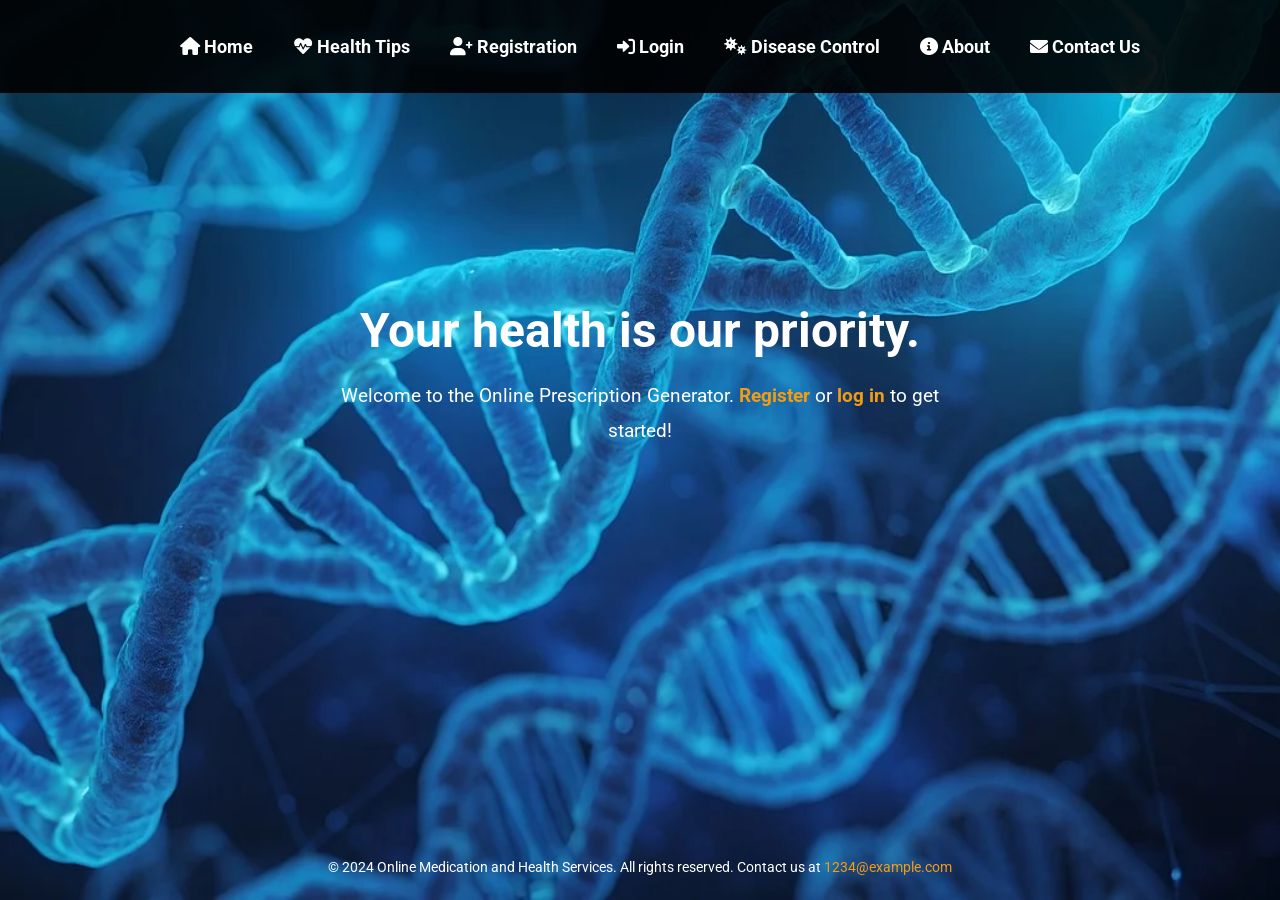
<file: index.html>
<html >
<head>
    
    <title>Online Prescription Generator</title>
  
    <link href="https://fonts.googleapis.com/css2?family=Roboto:wght@400;700&display=swap" rel="stylesheet">
    <!-- Font Awesome CDN for icons -->
    <link rel="stylesheet" href="https://cdnjs.cloudflare.com/ajax/libs/font-awesome/6.0.0-beta3/css/all.min.css">
  
    <style>
        /* Global Styles */
        body, html {
            margin: 0;
            padding: 0;
            font-family: 'Roboto', sans-serif;
            height: 100%;
            overflow: hidden;
        }

        /* Background Image Animation */
        body {
            background-image: url('dna.webp');
            background-size: cover;
            background-position: center;
            animation: moveBackground 5s linear infinite;
            color: white;
            text-align: center;
        }

        @keyframes moveBackground {
            0% {
                background-position: 0 0;
            }
            100% {
                background-position: 100% 100%;
            }
        }

        /* Navigation Bar Styling */
        nav {
            position: absolute;
            top: 0;
            left: 0;
            width: 100%;
            background: rgba(0, 0, 0.6, 0.9);
            padding: 20px 0;
            z-index: 10;
            animation: slideInNav 1s ease-out;
        }

        @keyframes slideInNav {
            0% { transform: translateY(-100%); }
            100% { transform: translateY(0); }
        }

        nav ul {
            list-style: none;
            display: flex;
            justify-content: center;
        }

        nav ul li {
            margin: 0 20px;
            font-size: 18px;
        }

        nav ul li a {
            text-decoration: none;
            color: white;
            font-weight: bold;
            transition: all 0.3s ease;
        }

        nav ul li a:hover {
            color: #f39c12;
            transform: scale(1.1);
        }

        /* Welcome Section */
        .welcome {
            position: absolute;
            top: 30%;
            left: 50%;
            transform: translateX(-50%);
            
        }

        .welcome h1 {
            font-size: 3rem;
            margin-bottom: 20px;
            animation: slideUp 2s ease-out;
        }

        .welcome p {
            font-size: 1.2rem;
            line-height: 1.8;
            animation: fadeIn 2s ease-out;
        }

        .welcome a {
            color: #f39c12;
            font-weight: bold;
            text-decoration: none;
        }

        .welcome a:hover {
            text-decoration: underline;
        }

        /* Footer */
        footer {
            position: absolute;
            bottom: 10px;
            width: 100%;
            text-align: center;
            font-size: 0.9rem;
            color: white;
            opacity: 0;
            animation: fadeInFooter 2s ease-out 1s forwards;
        }

        footer a {
            color: #f39c12;
            text-decoration: none;
        }

        footer a:hover {
            text-decoration: underline;
        }

        /* Animation Effects */
        @keyframes fadeIn {
            0% { opacity: 0; }
            100% { opacity: 1; }
        }

        @keyframes slideUp {
            0% { transform: translateY(30px); opacity: 0; }
            100% { transform: translateY(0); opacity: 1; }
        }

        @keyframes fadeInUp {
            0% { opacity: 0; transform: translateY(50px); }
            100% { opacity: 1; transform: translateY(0); }
        }

        @keyframes fadeInFooter {
            0% { opacity: 0; }
            100% { opacity: 1; }
        }
    </style>
</head>
<body>
    <!-- Navigation Bar with Icons -->
    <nav>
        <ul>
            <li><a href="index.html"><i class="fas fa-home"></i> Home</a></li>
            <li><a href="health_tips.html"><i class="fas fa-heartbeat"></i> Health Tips</a></li>
            <li><a href="registration.html"><i class="fas fa-user-plus"></i> Registration</a></li>
            <li><a href="login.html"><i class="fas fa-sign-in-alt"></i> Login</a></li>
            <li><a href="disease_control.html"><i class="fas fa-viruses"></i> Disease Control</a></li>
            <li><a href="about.html"><i class="fas fa-info-circle"></i> About</a></li>
            <li><a href="contact.html"><i class="fas fa-envelope"></i> Contact Us</a></li>
        </ul>
    </nav>

    <!-- Main Content -->
    <div class="welcome">
        <h1>Your health is our priority.</h1>
        <p>Welcome to the Online Prescription Generator. <a href="registration.html">Register</a> or <a href="login.html">log in</a> to get started!</p>
    </div>

    <!-- Footer -->
    <footer>
        <p>&copy; 2024 Online Medication and Health Services. All rights reserved. Contact us at <a href="mailto:1234@example.com">1234@example.com</a></p>
    </footer>
</body>
</html>
</file>
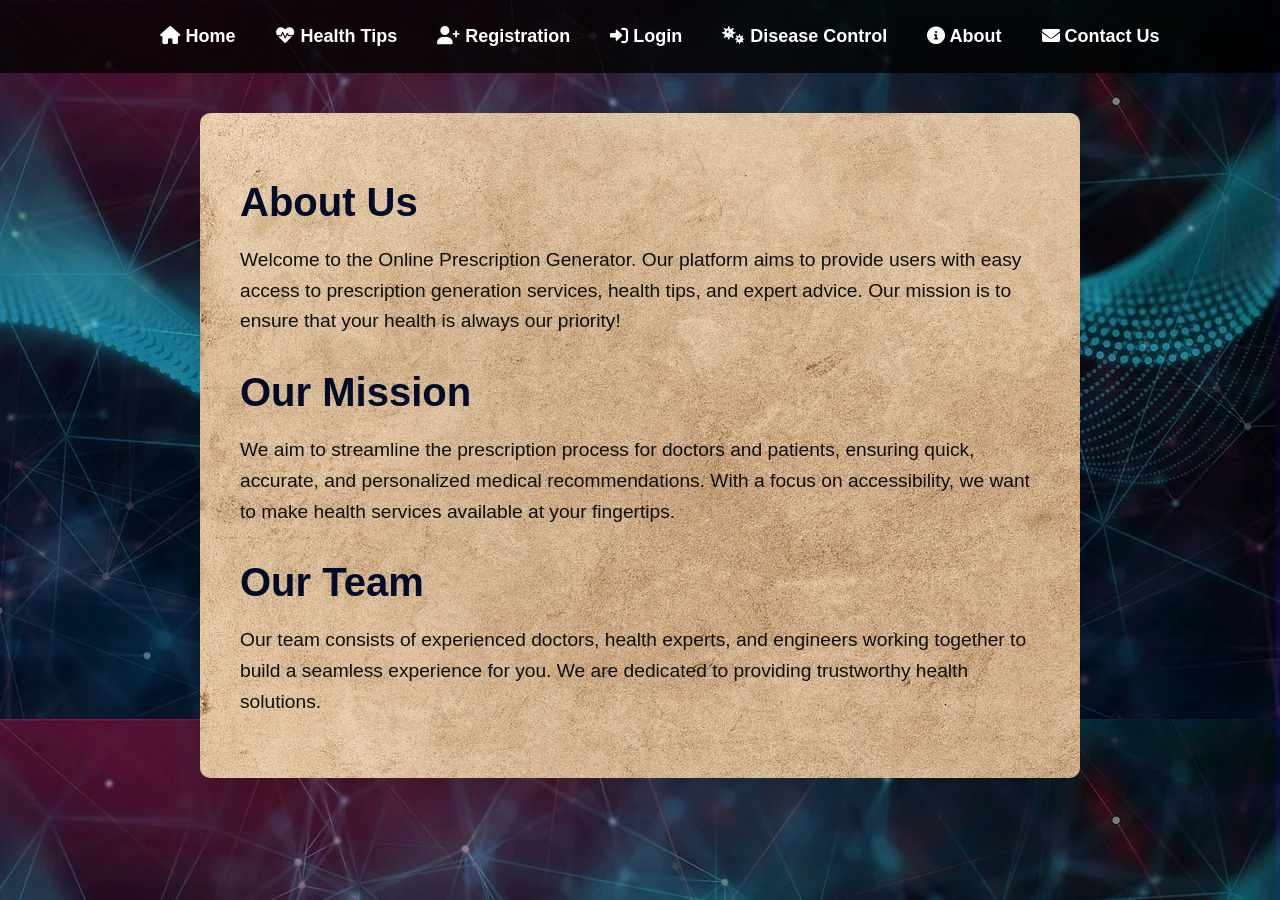
<file: about.html>
<!DOCTYPE html>
<html lang="en">
<head>
    <meta charset="UTF-8">
    <meta name="viewport" content="width=device-width, initial-scale=1.0">
    <title>About Us - Online Prescription Generator</title>
  
    <link rel="stylesheet" href="https://cdnjs.cloudflare.com/ajax/libs/font-awesome/6.0.0-beta3/css/all.min.css">
    <style>
        /* Reset some styles */
        body, html {
            margin: 0;
            padding: 0;
            font-family: 'Roboto', sans-serif;
            height: 100%;
            background-image:url('2.webp');
            overflow-x: hidden;
        }

        /* Navigation Bar */
        nav {
            background-color: rgba(0, 0, 0, 0.8);
            padding: 10px 0;
            position: sticky;
            top: 0;
        }

        nav ul {
            list-style: none;
            display: flex;
            justify-content: center;
        }

        nav ul li {
            margin: 0 20px;
            font-size: 18px;
        }

        nav ul li a {
            color: white;
            text-decoration: none;
            font-weight: bold;
            transition: color 0.3s ease;
        }

        nav ul li a:hover {
            color: #f39c12;
        }

        /* Welcome Section */
        .welcome {
            width: 100%;
            max-width: 800px;
            margin: 40px auto;
            padding: 40px;
            background-image:url('wh.jpg');
            border-radius: 10px;
            box-shadow: 0 4px 20px rgba(0, 0, 0, 0.1);
            animation: fadeIn 2s ease-out;
        }

        .welcome h1, .welcome h2 {
            font-size: 2.5rem;
            color: #020b28;
            margin-bottom: 20px;
            animation: slideInDown 1s ease-out;
        }

        .welcome p {
            font-size: 1.2rem;
            line-height: 1.6;
            color: #100f0f;
            margin-bottom: 20px;
            animation: fadeInUp 1.5s ease-out;
        }

        /* Animations */
        @keyframes fadeIn {
            0% { opacity: 0; }
            100% { opacity: 1; }
        }

        @keyframes fadeInUp {
            0% { opacity: 0; transform: translateY(20px); }
            100% { opacity: 1; transform: translateY(0); }
        }

        @keyframes slideInDown {
            0% { transform: translateY(-20px); opacity: 0; }
            100% { transform: translateY(0); opacity: 1; }
        }

        /* Responsive Design */
        @media (max-width: 600px) {
            .welcome {
                padding: 20px;
            }

            .welcome h1, .welcome h2 {
                font-size: 2rem;
            }
        }
    </style>
</head>
<body>
    <!-- Navigation Bar -->
    <nav>
        <ul>
            <li><a href="index.html"><i class="fas fa-home"></i> Home</a></li>
            <li><a href="health_tips.html"><i class="fas fa-heartbeat"></i> Health Tips</a></li>
            <li><a href="registration.html"><i class="fas fa-user-plus"></i> Registration</a></li>
            <li><a href="login.html"><i class="fas fa-sign-in-alt"></i> Login</a></li>
            <li><a href="disease_control.html"><i class="fas fa-viruses"></i> Disease Control</a></li>
            <li><a href="about.html"><i class="fas fa-info-circle"></i> About</a></li>
            <li><a href="contact.html"><i class="fas fa-envelope"></i> Contact Us</a></li>
        </ul>
    </nav>

    <div class="welcome">
        <h1>About Us</h1>
        <p>Welcome to the Online Prescription Generator. Our platform aims to provide users with easy access to prescription generation services, health tips, and expert advice. Our mission is to ensure that your health is always our priority!</p>
        
        <h2>Our Mission</h2>
        <p>We aim to streamline the prescription process for doctors and patients, ensuring quick, accurate, and personalized medical recommendations. With a focus on accessibility, we want to make health services available at your fingertips.</p>

        <h2>Our Team</h2>
        <p>Our team consists of experienced doctors, health experts, and engineers working together to build a seamless experience for you. We are dedicated to providing trustworthy health solutions.</p>
    </div>
</body>
</html>
</file>
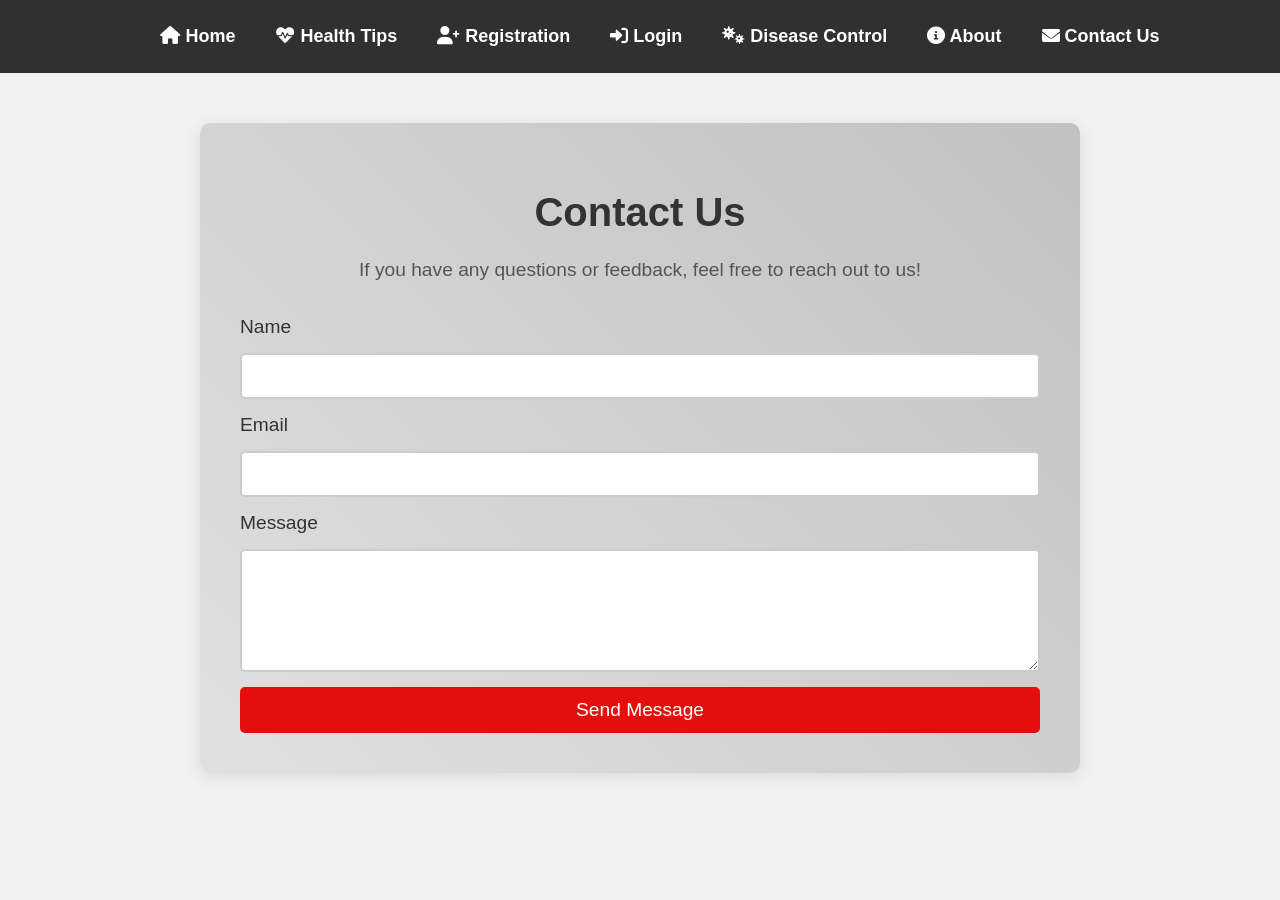
<file: contact.html>
<!DOCTYPE html>
<html lang="en">
<head>
    <meta charset="UTF-8">
    <meta name="viewport" content="width=device-width, initial-scale=1.0">
    <title>Contact Us - Online Prescription Generator</title>
    
    <link rel="stylesheet" href="https://cdnjs.cloudflare.com/ajax/libs/font-awesome/6.0.0-beta3/css/all.min.css">
    <style>
        /* Reset some styles */
        body, html {
            margin: 0;
            padding: 0;
            font-family: 'Roboto', sans-serif;
            height: 100%;
            background-color: #f2f2f2;
            overflow-x: hidden;
        }

        /* Navigation Bar */
        nav {
            background-color: rgba(0, 0, 0, 0.8);
            padding: 10px 0;
            position: sticky;
            top: 0;
        }

        nav ul {
            list-style: none;
            display: flex;
            justify-content: center;
        }

        nav ul li {
            margin: 0 20px;
            font-size: 18px;
        }

        nav ul li a {
            color: white;
            text-decoration: none;
            font-weight: bold;
            transition: color 0.3s ease;
        }

        nav ul li a:hover {
            color: #f39c12;
        }

        /* Welcome Section */
        .welcome {
            width: 100%;
            max-width: 800px;
            margin: 50px auto;
            padding: 40px;
            background: linear-gradient(45deg, #e0e0e0, #c1c1c1);
            border-radius: 10px;
            box-shadow: 0 4px 20px rgba(0, 0, 0, 0.1);
            animation: fadeIn 2s ease-out;
        }

        .welcome h1 {
            font-size: 2.5rem;
            color: #333;
            margin-bottom: 20px;
            text-align: center;
            animation: slideInDown 1s ease-out;
        }

        .welcome p {
            font-size: 1.2rem;
            line-height: 1.6;
            color: #555;
            margin-bottom: 30px;
            animation: fadeInUp 1.5s ease-out;
            text-align: center;
        }

        /* Form Container */
        .form-container {
            display: flex;
            flex-direction: column;
            gap: 15px;
            animation: fadeIn 2s ease-out;
        }

        .form-container label {
            font-size: 1.2rem;
            color: #333;
        }

        .form-container input, .form-container textarea {
            padding: 12px;
            font-size: 1rem;
            border: 2px solid #ccc;
            border-radius: 5px;
            transition: border-color 0.3s ease, transform 0.2s ease;
        }

        .form-container input:focus, .form-container textarea:focus {
            border-color: #f39c12;
            transform: scale(1.02);
        }

        /* Button Styling */
        .form-container button {
            padding: 12px;
            font-size: 1.2rem;
            background-color: #e50d0d;
            color: white;
            border: none;
            border-radius: 5px;
            cursor: pointer;
            transition: background-color 0.3s ease;
            animation: fadeInUp 1s ease-out;
        }

        .form-container button:hover {
            background-color: #e67e22;
        }

        /* Animations */
        @keyframes fadeIn {
            0% { opacity: 0; }
            100% { opacity: 1; }
        }

        @keyframes fadeInUp {
            0% { opacity: 0; transform: translateY(20px); }
            100% { opacity: 1; transform: translateY(0); }
        }

        @keyframes slideInDown {
            0% { transform: translateY(-20px); opacity: 0; }
            100% { transform: translateY(0); opacity: 1; }
        }

        /* Responsive Design */
        @media (max-width: 600px) {
            .welcome {
                padding: 20px;
            }

            .welcome h1 {
                font-size: 2rem;
            }

            .form-container label {
                font-size: 1.1rem;
            }

            .form-container input, .form-container textarea {
                font-size: 1rem;
            }

            nav ul li {
                margin: 0 10px;
            }
        }
    </style>
</head>
<body>
    <!-- Navigation Bar -->
    <nav>
        <ul>
            <li><a href="index.html"><i class="fas fa-home"></i> Home</a></li>
            <li><a href="health_tips.html"><i class="fas fa-heartbeat"></i> Health Tips</a></li>
            <li><a href="registration.html"><i class="fas fa-user-plus"></i> Registration</a></li>
            <li><a href="login.html"><i class="fas fa-sign-in-alt"></i> Login</a></li>
            <li><a href="disease_control.html"><i class="fas fa-viruses"></i> Disease Control</a></li>
            <li><a href="about.html"><i class="fas fa-info-circle"></i> About</a></li>
            <li><a href="contact.html"><i class="fas fa-envelope"></i> Contact Us</a></li>
        </ul>
    </nav>
    
    <!-- Contact Us Section -->
    <div class="welcome">
        <h1>Contact Us</h1>
        <p>If you have any questions or feedback, feel free to reach out to us!</p>
        
        <!-- Contact Form -->
        <form action="#" method="POST" class="form-container">
            <label for="name">Name</label>
            <input type="text" id="name" name="name" required>

            <label for="email">Email</label>
            <input type="email" id="email" name="email" required>

            <label for="message">Message</label>
            <textarea id="message" name="message" rows="5" required></textarea>

            <button type="submit">Send Message</button>
        </form>
    </div>
</body>
</html>
</file>
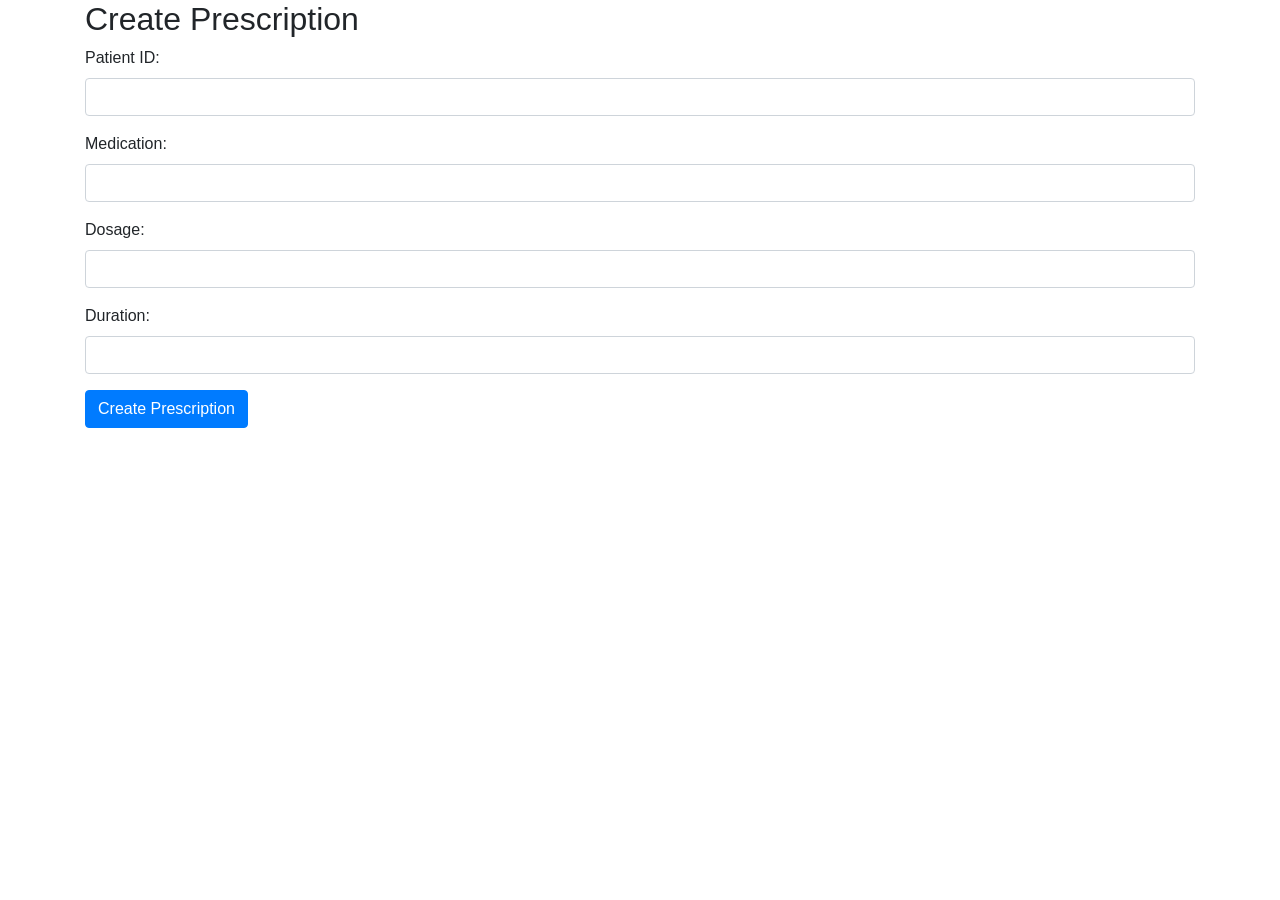
<file: create_prescription.html>
<!DOCTYPE html>
<html lang="en">
<head>
    <meta charset="UTF-8">
    <meta name="viewport" content="width=device-width, initial-scale=1.0">
    <title>Create Prescription</title>
    <link rel="stylesheet" href="https://stackpath.bootstrapcdn.com/bootstrap/4.5.2/css/bootstrap.min.css">
</head>
<body>
<div class="container">
    <h2>Create Prescription</h2>
    <form action="create_prescription.php" method="POST">
        <div class="form-group">
            <label for="patient_id">Patient ID:</label>
            <input type="text" class="form-control" id="patient_id" name="patient_id" required>
        </div>
        <div class="form-group">
            <label for="medication">Medication:</label>
            <input type="text" class="form-control" id="medication" name="medication" required>
        </div>
        <div class="form-group">
            <label for="dosage">Dosage:</label>
            <input type="text" class="form-control" id="dosage" name="dosage" required>
        </div>
        <div class="form-group">
            <label for="duration">Duration:</label>
            <input type="text" class="form-control" id="duration" name="duration" required>
        </div>
        <button type="submit" class="btn btn-primary">Create Prescription</button>
    </form>
</div>
</body>
</html>
</file>
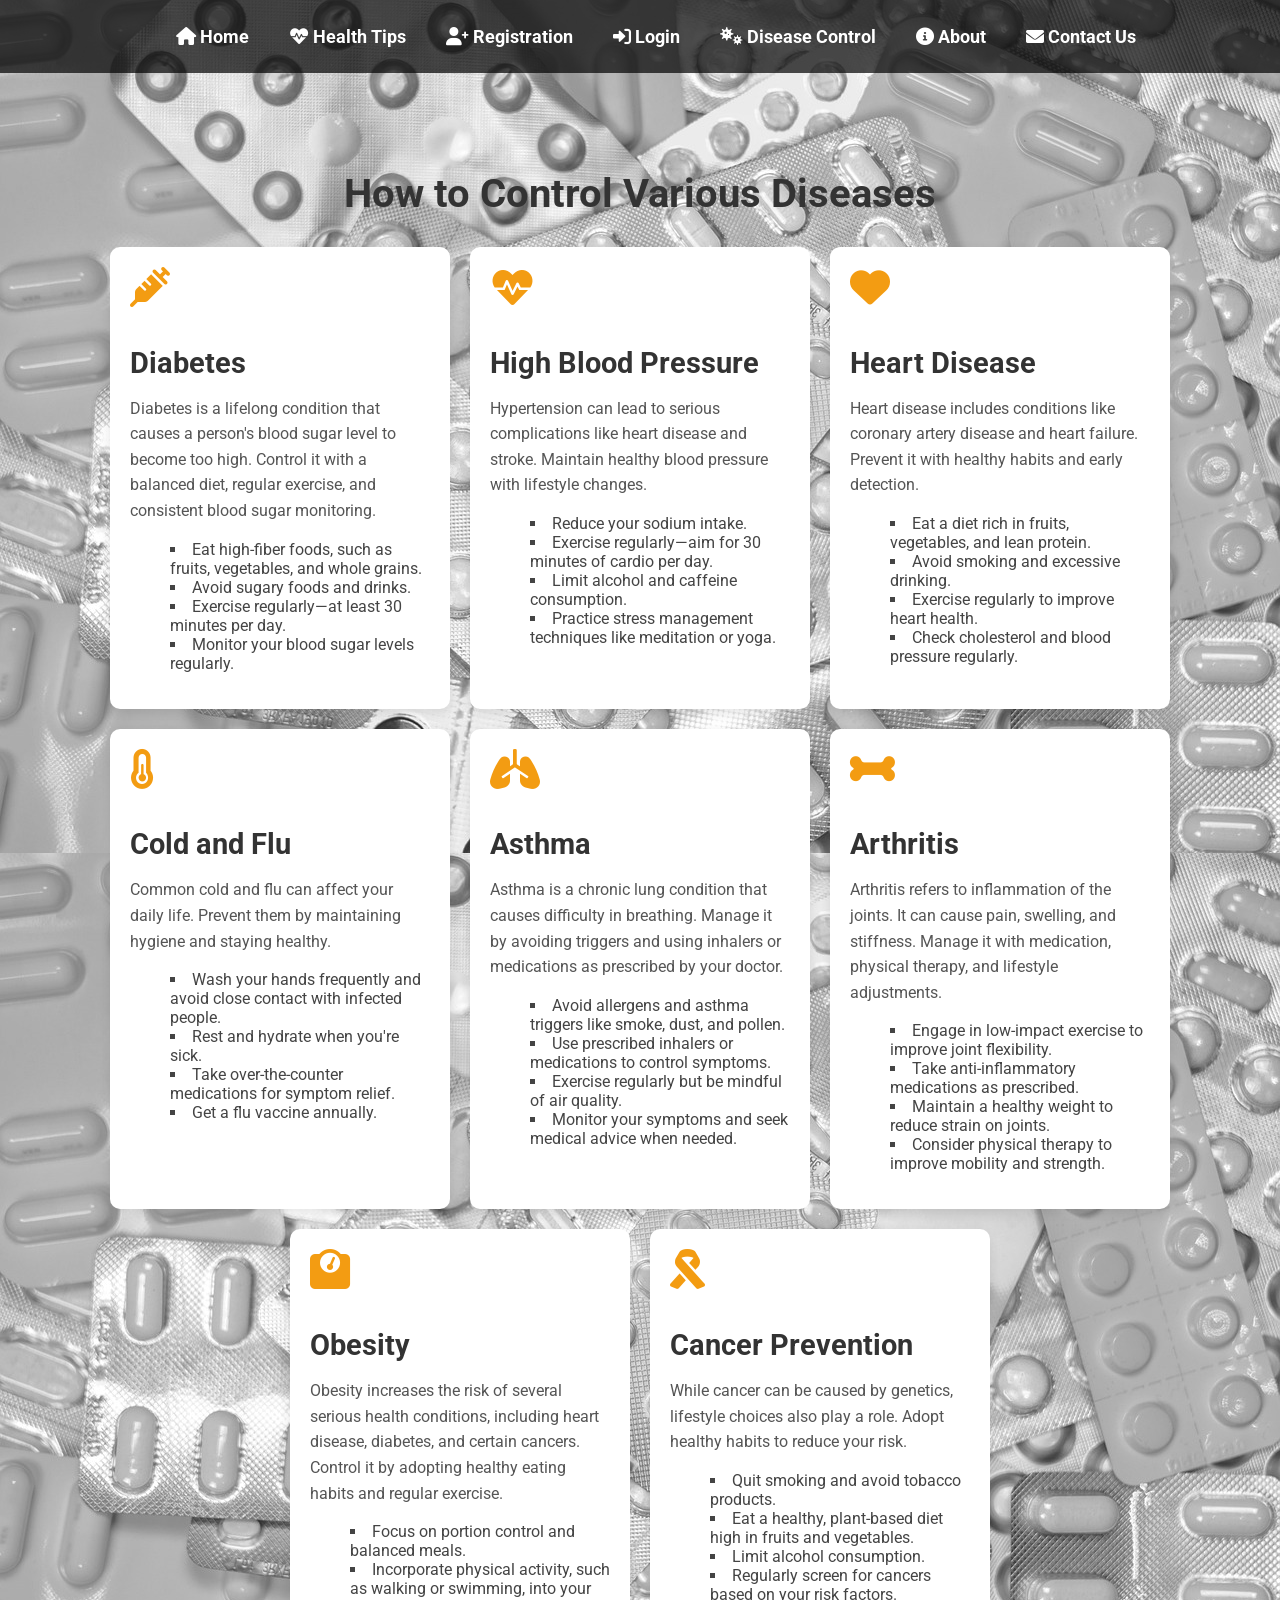
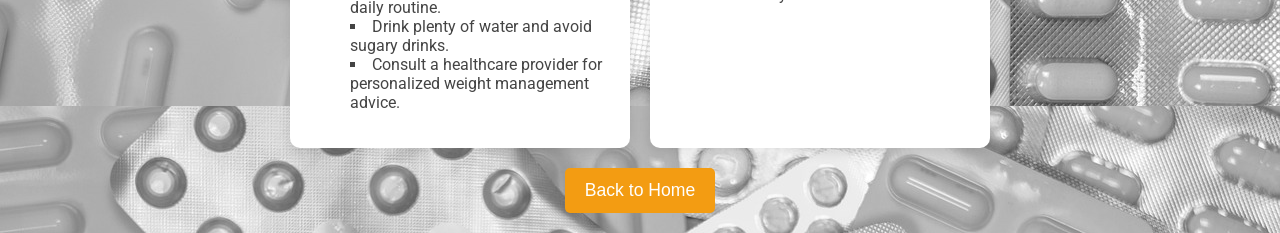
<file: disease_control.html>
<!DOCTYPE html>
<html lang="en">
<head>
    <meta charset="UTF-8">
    <meta name="viewport" content="width=device-width, initial-scale=1.0">
    <meta name="description" content="How to control various diseases with simple and effective instructions.">
    <meta name="keywords" content="Disease Control, Health Tips, Instructions">
    <meta name="author" content="Your Name or Company">
    <title>How to Control Diseases</title>

    <link href="https://fonts.googleapis.com/css2?family=Roboto:wght@400;700&display=swap" rel="stylesheet">
    <link rel="stylesheet" href="https://cdnjs.cloudflare.com/ajax/libs/font-awesome/6.0.0-beta3/css/all.min.css">

    <style>
        /* Global Styles */
        body, html {
            margin: 0;
            padding: 0;
            font-family: 'Roboto', sans-serif;
            background-image: url('me.jpg');
            color: #333;
            text-align: center;
            overflow-x: hidden;
        }

        /* Navigation Styles */
        nav {
            background-color: rgba(0, 0, 0, 0.7);
            padding: 10px 0;
        }

        nav ul {
            list-style: none;
            display: flex;
            justify-content: center;
        }

        nav ul li {
            margin: 0 20px;
            font-size: 18px;
        }

        nav ul li a {
            text-decoration: none;
            color: white;
            font-weight: bold;
            transition: color 0.3s;
        }

        nav ul li a:hover {
            color: #f39c12;
        }

        /* Main Content */
        .content {
            margin-top: 50px;
            padding: 20px;
            animation: fadeIn 1.5s ease-out;
        }

        .content h1 {
            font-size: 2.5rem;
            margin-bottom: 30px;
            color: #333;
            animation: slideInDown 1s ease-out;
        }

        /* Disease Cards Container */
        .disease-card-container {
            display: flex;
            justify-content: center;
            flex-wrap: wrap;
            gap: 20px;
            margin-top: 20px;
        }

        /* Individual Disease Cards */
        .disease-card {
            background-color: #fff;
            border-radius: 10px;
            box-shadow: 0 4px 12px rgba(0, 0, 0, 0.1);
            width: 300px;
            padding: 20px;
            text-align: left;
            opacity: 0;
            transform: translateY(30px);
            animation: slideUp 1s ease-out forwards;
            transition: transform 0.3s ease, box-shadow 0.3s ease;
        }

        /* Animation Delay for Each Card */
        .disease-card:nth-child(1) {
            animation-delay: 0.3s;
        }

        .disease-card:nth-child(2) {
            animation-delay: 0.5s;
        }

        .disease-card:nth-child(3) {
            animation-delay: 0.7s;
        }

        .disease-card:nth-child(4) {
            animation-delay: 0.9s;
        }

        .disease-card:nth-child(5) {
            animation-delay: 1.1s;
        }

        .disease-card:nth-child(6) {
            animation-delay: 1.3s;
        }

        .disease-card:nth-child(7) {
            animation-delay: 1.5s;
        }

        .disease-card:nth-child(8) {
            animation-delay: 1.7s;
        }

        /* Hover Effect on Cards */
        .disease-card:hover {
            transform: translateY(-10px);
            box-shadow: 0 8px 16px rgba(0, 0, 0, 0.2);
        }

        /* Icons and Card Content */
        .disease-card i {
            font-size: 40px;
            margin-bottom: 10px;
            color: #f39c12;
        }

        .disease-card h3 {
            font-size: 1.8rem;
            color: #333;
            margin-bottom: 10px;
        }

        .disease-card p {
            font-size: 1rem;
            color: #555;
            line-height: 1.6;
        }

        .disease-card ul {
            list-style: inside square;
            margin-top: 10px;
            font-size: 1rem;
            color: #444;
        }

        /* Button Styling */
        .button-container {
            margin-top: 20px;
        }

        .button-container button {
            padding: 12px 20px;
            font-size: 1.1rem;
            background-color: #f39c12;
            color: white;
            border: none;
            cursor: pointer;
            border-radius: 5px;
            transition: background-color 0.3s ease;
            animation: fadeInUp 1s ease-out;
        }

        .button-container button:hover {
            background-color: #e67e22;
        }

        /* Animations */
        @keyframes fadeIn {
            0% { opacity: 0; }
            100% { opacity: 1; }
        }

        @keyframes fadeInUp {
            0% { opacity: 0; transform: translateY(30px); }
            100% { opacity: 1; transform: translateY(0); }
        }

        @keyframes slideInDown {
            0% { transform: translateY(-50px); opacity: 0; }
            100% { transform: translateY(0); opacity: 1; }
        }

        @keyframes slideUp {
            0% { transform: translateY(30px); opacity: 0; }
            100% { transform: translateY(0); opacity: 1; }
        }

    </style>
</head>
<body>
    <!-- Navigation Bar -->
    <nav>
        <ul>
            <li><a href="index.html"><i class="fas fa-home"></i> Home</a></li>
            <li><a href="health_tips.html"><i class="fas fa-heartbeat"></i> Health Tips</a></li>
            <li><a href="registration.html"><i class="fas fa-user-plus"></i> Registration</a></li>
            <li><a href="login.html"><i class="fas fa-sign-in-alt"></i> Login</a></li>
            <li><a href="disease_control.html"><i class="fas fa-viruses"></i> Disease Control</a></li>
            <li><a href="about.html"><i class="fas fa-info-circle"></i> About</a></li>
            <li><a href="contact.html"><i class="fas fa-envelope"></i> Contact Us</a></li>>
        </ul>
    </nav>

    <!-- Content Section for Disease Control -->
    <div class="content">
        <h1>How to Control Various Diseases</h1>

        <div class="disease-card-container">
            <!-- Disease Cards: Each card has a delay for animation effect -->
            <div class="disease-card">
                <i class="fas fa-syringe"></i>
                <h3>Diabetes</h3>
                <p>Diabetes is a lifelong condition that causes a person's blood sugar level to become too high. Control it with a balanced diet, regular exercise, and consistent blood sugar monitoring.</p>
                <ul>
                    <li>Eat high-fiber foods, such as fruits, vegetables, and whole grains.</li>
                    <li>Avoid sugary foods and drinks.</li>
                    <li>Exercise regularly—at least 30 minutes per day.</li>
                    <li>Monitor your blood sugar levels regularly.</li>
                </ul>
            </div>

            <div class="disease-card">
                <i class="fas fa-heartbeat"></i>
                <h3>High Blood Pressure</h3>
                <p>Hypertension can lead to serious complications like heart disease and stroke. Maintain healthy blood pressure with lifestyle changes.</p>
                <ul>
                    <li>Reduce your sodium intake.</li>
                    <li>Exercise regularly—aim for 30 minutes of cardio per day.</li>
                    <li>Limit alcohol and caffeine consumption.</li>
                    <li>Practice stress management techniques like meditation or yoga.</li>
                </ul>
            </div>

            <div class="disease-card">
                <i class="fas fa-heart"></i>
                <h3>Heart Disease</h3>
                <p>Heart disease includes conditions like coronary artery disease and heart failure. Prevent it with healthy habits and early detection.</p>
                <ul>
                    <li>Eat a diet rich in fruits, vegetables, and lean protein.</li>
                    <li>Avoid smoking and excessive drinking.</li>
                    <li>Exercise regularly to improve heart health.</li>
                    <li>Check cholesterol and blood pressure regularly.</li>
                </ul>
            </div>

            <div class="disease-card">
                <i class="fas fa-thermometer-half"></i>
                <h3>Cold and Flu</h3>
                <p>Common cold and flu can affect your daily life. Prevent them by maintaining hygiene and staying healthy.</p>
                <ul>
                    <li>Wash your hands frequently and avoid close contact with infected people.</li>
                    <li>Rest and hydrate when you're sick.</li>
                    <li>Take over-the-counter medications for symptom relief.</li>
                    <li>Get a flu vaccine annually.</li>
                </ul>
            </div>
            <div class="disease-card">
                <i class="fas fa-lungs"></i>
                <h3>Asthma</h3>
                <p>Asthma is a chronic lung condition that causes difficulty in breathing. Manage it by avoiding triggers and using inhalers or medications as prescribed by your doctor.</p>
                <ul>
                    <li>Avoid allergens and asthma triggers like smoke, dust, and pollen.</li>
                    <li>Use prescribed inhalers or medications to control symptoms.</li>
                    <li>Exercise regularly but be mindful of air quality.</li>
                    <li>Monitor your symptoms and seek medical advice when needed.</li>
                </ul>
            </div>

            <!-- Arthritis Card -->
            <div class="disease-card">
                <i class="fas fa-bone"></i>
                <h3>Arthritis</h3>
                <p>Arthritis refers to inflammation of the joints. It can cause pain, swelling, and stiffness. Manage it with medication, physical therapy, and lifestyle adjustments.</p>
                <ul>
                    <li>Engage in low-impact exercise to improve joint flexibility.</li>
                    <li>Take anti-inflammatory medications as prescribed.</li>
                    <li>Maintain a healthy weight to reduce strain on joints.</li>
                    <li>Consider physical therapy to improve mobility and strength.</li>
                </ul>
            </div>

            <!-- Obesity Card -->
            <div class="disease-card">
                <i class="fas fa-weight"></i>
                <h3>Obesity</h3>
                <p>Obesity increases the risk of several serious health conditions, including heart disease, diabetes, and certain cancers. Control it by adopting healthy eating habits and regular exercise.</p>
                <ul>
                    <li>Focus on portion control and balanced meals.</li>
                    <li>Incorporate physical activity, such as walking or swimming, into your daily routine.</li>
                    <li>Drink plenty of water and avoid sugary drinks.</li>
                    <li>Consult a healthcare provider for personalized weight management advice.</li>
                </ul>
            </div>

            <!-- Cancer Prevention Card -->
            <div class="disease-card">
                <i class="fas fa-ribbon"></i>
                <h3>Cancer Prevention</h3>
                <p>While cancer can be caused by genetics, lifestyle choices also play a role. Adopt healthy habits to reduce your risk.</p>
                <ul>
                    <li>Quit smoking and avoid tobacco products.</li>
                    <li>Eat a healthy, plant-based diet high in fruits and vegetables.</li>
                    <li>Limit alcohol consumption.</li>
                    <li>Regularly screen for cancers based on your risk factors.</li>
                </ul>
            </div>

        </div>

        <!-- Back to Home Button -->
        <div class="button-container">
            <button onclick="window.location.href='index.html'">Back to Home</button>
        </div>
    </div>
</body>
</html>
</file>
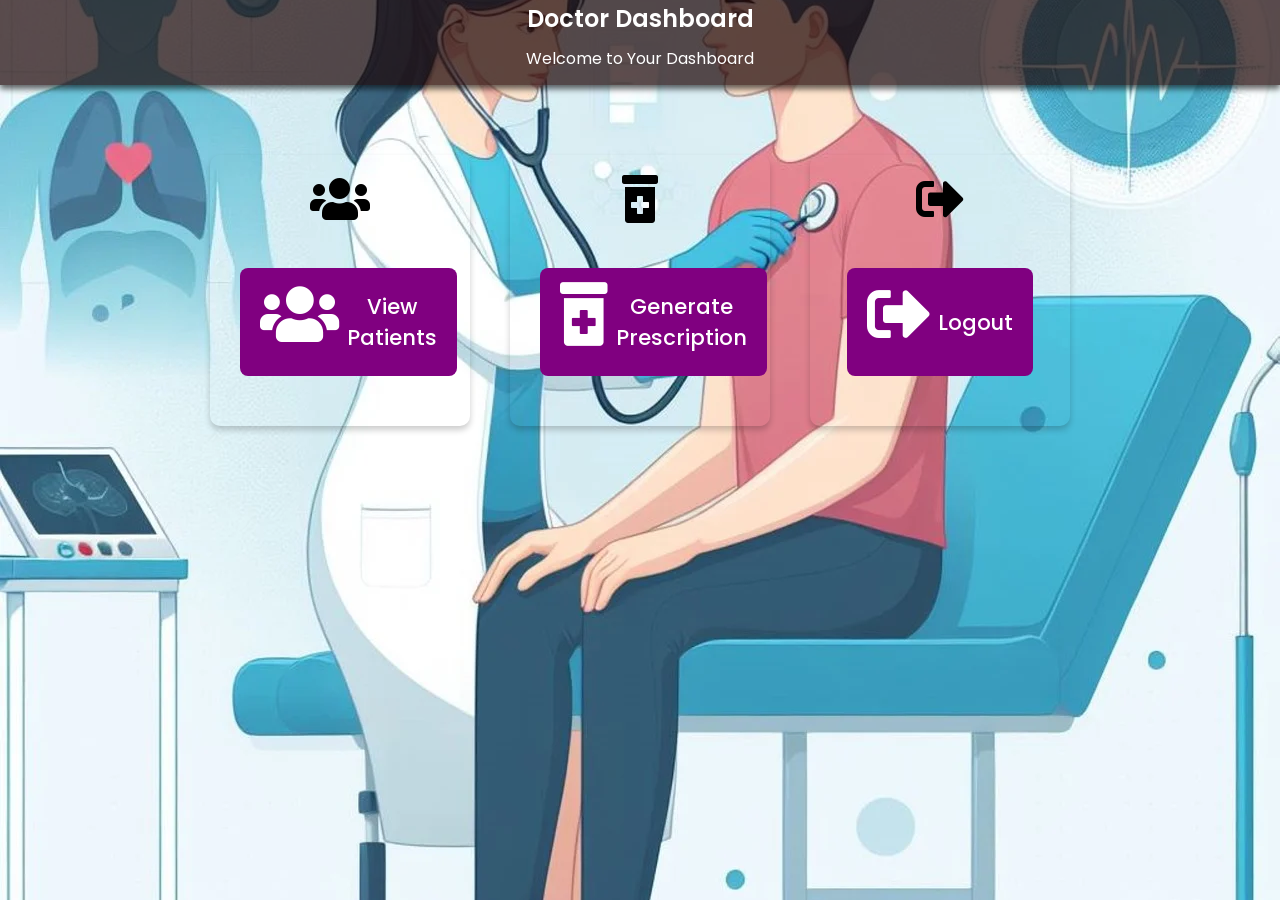
<file: doctor_dashboard.html>
<!DOCTYPE html>
<html lang="en">
<head>
    <meta charset="UTF-8">
    <meta name="viewport" content="width=device-width, initial-scale=1.0">
    <title>Doctor Dashboard</title>
    <!-- Adding Google Fonts for better typography -->
    <link href="https://fonts.googleapis.com/css2?family=Roboto:wght@400;500&family=Poppins:wght@300;400;600&display=swap" rel="stylesheet">

    <!-- FontAwesome CDN Link for Icons -->
    <link rel="stylesheet" href="https://cdnjs.cloudflare.com/ajax/libs/font-awesome/5.15.3/css/all.min.css">

    <style>
        body {
            font-family: 'Poppins', sans-serif;
            margin: 0;
            padding: 0;
            overflow-x: hidden;
            background: #f9f9f9;
        }

        /* Background slide animation */
        .background {
            position: fixed;
            top: 0;
            left: 0;
            width: 100%;
            height: 100%;
            background-image: url('d2.webp'), url('d3.webp'), url('d1.webp'),url('d4.webp');
            background-size: cover;
            background-position: center;
            animation: slideBackground 20s infinite alternate;
            z-index: -1; /* Ensure the background stays behind the content */
        }

        @keyframes slideBackground {
            0% {
                background-image: url('d4.webp');
            }
            33% {
                background-image: url('d3.webp');
            }
            66% {
                background-image: url('d1.webp');
            }
            100% {
                background-image: url('d2.webp');
            }
        }

        header {
            background-color: rgba(26, 2, 2, 0.7);  /* Slightly darker for better contrast */
            color: white;
            padding: 1px;
            text-align: center;
            box-shadow: 0 4px 6px rgba(0, 0, 0, 0.6);
            position: relative;
            
        }

        header h1 {
            margin: 0;
            font-size: 1.5em;
            font-weight: 600;
        }

        header h2 {
            margin-top: 10px;
            font-size: 1em;
            font-weight: 400;
        }
        .card-container {
            display: flex;
            justify-content: center;
            flex-wrap: wrap;
            padding: 50px 30px;
            z-index: 2;
        }

        .card {
            display: inline-block;
            width: 220px;
            margin: 20px;
            padding: 20px;
            background-size: cover;
            background-position: center;
            border-radius: 10px;
            box-shadow: 0 4px 6px rgba(0, 0, 0, 0.2);
            text-align: center;
            color: black;
            transition: all 0.3s ease-in-out;
            position: relative;
            overflow: hidden;
            animation: fadeInCard 1s ease-out forwards;
        }

        @keyframes fadeInCard {
            from {
                opacity: 0;
                transform: translateY(20px);
            }
            to {
                opacity: 1;
                transform: translateY(0);
            }
        }

        .card:hover {
            transform: translateY(-8px);
            box-shadow: 0 6px 12px rgba(0, 0, 0, 0.15);
        }

        .card i {
            font-size: 3em;
            margin-bottom: 15px;
            transition: transform 0.3s ease;
        }

        /* Hover effect on icon */
        .card:hover i {
            transform: scale(1.1);
            color:blue;
        }

        .card .card-text {
            opacity: 1;
            transform: translateY(20px);
            transition: all 0.3s ease;
        }

        .card:hover .card-text {
            opacity: 2;
            transform: translateY(0);
            
        }

        .card p {
            font-size: 1.1em;
            font-weight: 500;
            color: black;
        }
        .button {
            padding: 15px 20px;
            margin: 12px 10px;
            background-color:purple;
            color: white;
            border: none;
            border-radius: 8px;
            font-size: 1.2em;
            text-decoration: none;
            cursor: pointer;
            transition: all 0.3s ease-in-out;
            display: inline-flex;
            align-items: center;
        }

        .button:hover {
            background-color: #314051;
            transform: translateY(-2px);
        }

        .button:active {
            transform: translateY(0);
        }

        .button i {
            margin-right: 8px;
        }

        @media (max-width: 768px) {
            header h1 {
                font-size: 2.5em;
            }
            header h2 {
                font-size: 1.6em;
            }
            .card {
                width: 100%; /* Make cards take full width on small screens */
                margin: 15px 0;
            }
        }
    </style>
</head>
<body>

<div class="background"></div>

<header>
    <h1>Doctor Dashboard</h1>
    <h2>Welcome to Your Dashboard</h2>
</header>

<div class="card-container">
    <!-- Cards to hold buttons with icons -->
    <div class="card">
        <i class="fas fa-users"></i>
        <p><a href="view_patients.php" class="button"><i class="fas fa-users"></i> View Patients</a></p>
    </div>

    <div class="card">
        <i class="fas fa-prescription-bottle-alt"></i>
        <p><a href="generate_prescription.php" class="button"><i class="fas fa-prescription-bottle-alt"></i> Generate Prescription</a></p>
    </div>

    <div class="card">
        <i class="fas fa-sign-out-alt"></i>
        <p><a href="logout.php" class="button"><i class="fas fa-sign-out-alt"></i> Logout</a></p>
    </div>
</div>

</body>
</html>
</file>
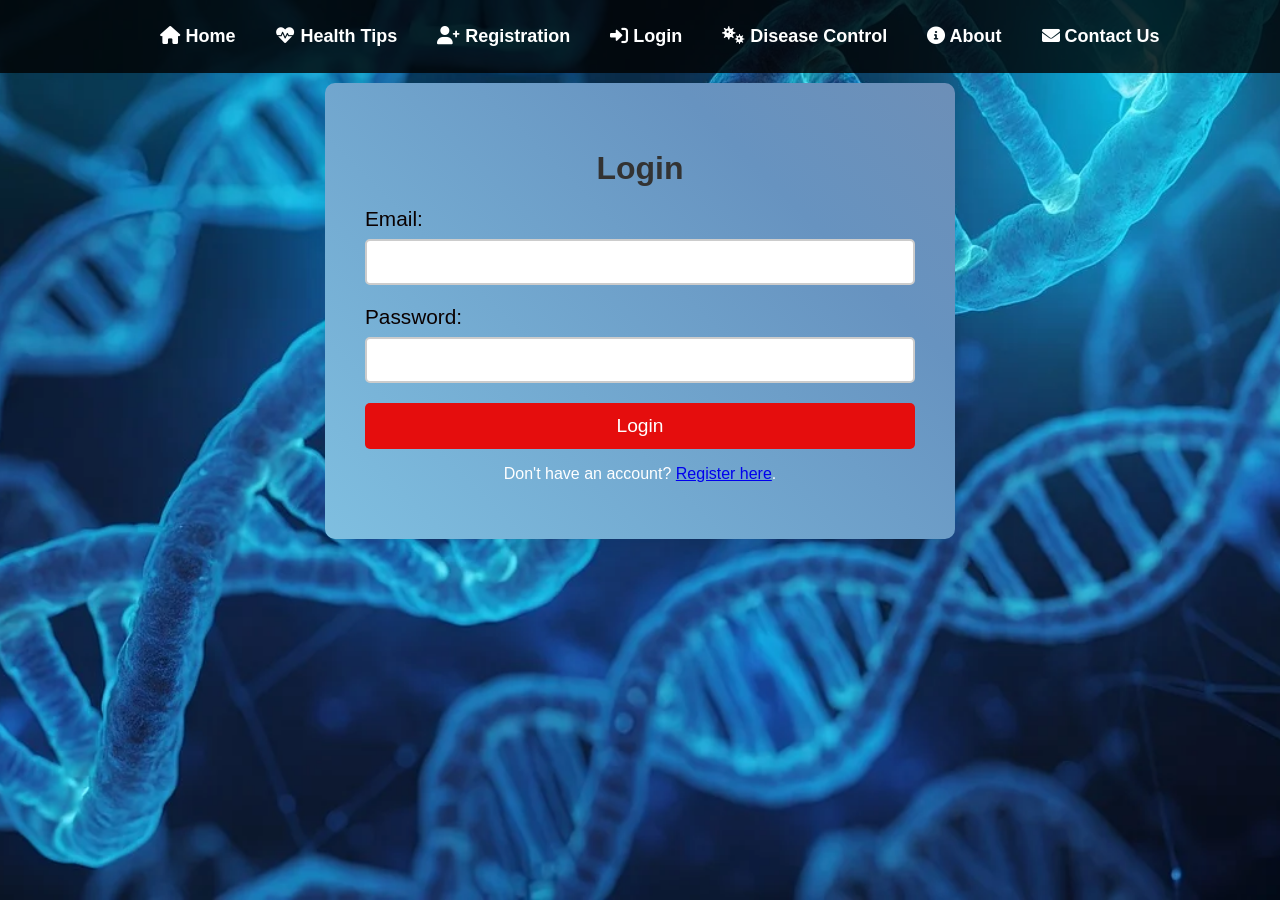
<file: login.html>
<html>
<head>

    <title>Login</title>
    <link rel="stylesheet" href="https://cdnjs.cloudflare.com/ajax/libs/font-awesome/6.0.0-beta3/css/all.min.css">
    
    <style>
        /* Reset some styles */
        body, html {
            margin: 0;
            padding: 0;
            font-family: 'Roboto', sans-serif;
            height: 100%;
            background-color: #f2f2f2;
            overflow-x: hidden;
        }
        body {
            background-image: url('dna.webp');
            background-size: cover;
            background-position: center;
            animation: moveBackground 5s linear infinite;
            color: white;
            text-align: center;
        }

        @keyframes moveBackground {
            0% {
                background-position: 0 0;
            }
            100% {
                background-position: 100% 100%;
            }
        }
        /* Navigation Bar */
        nav {
            background-color: rgba(0, 0, 0, 0.8);
            padding: 10px 0;
            position: sticky;
            top: 0;
        }

        nav ul {
            list-style: none;
            display: flex;
            justify-content: center;
        }

        nav ul li {
            margin: 0 20px;
            font-size: 18px;
        }

        nav ul li a {
            color: white;
            text-decoration: none;
            font-weight: bold;
            transition: color 0.3s ease;
        }

        nav ul li a:hover {
            color: #f39c12;
        }

        /* Form Container */
        .form-container {
    width: 100%;
    max-width: 550px;
    margin: 10px auto;
    background: linear-gradient(45deg, white, skyblue, rgb(103, 147, 192), rgb(124, 131, 158), lightyellow);
    background-size: 400% 400%;
    padding: 40px;
    border-radius: 10px;
    box-shadow: 0 4px 20px rgba(0, 0, 0, 0.1);
    animation: fadeIn 1s ease-out, gradientMotion 8s ease infinite;
}

/* Gradient Motion Animation */
@keyframes gradientMotion {
    0% {
        background-position: 0% 0%;
    }
    25% {
        background-position: 100% 0%;
    }
    50% {
        background-position: 100% 100%;
    }
    75% {
        background-position: 0% 100%;
    }
    100% {
        background-position: 0% 0%;
    }
}

/* Existing Fade-in Animation */
@keyframes fadeIn {
    0% { opacity: 0; }
    100% { opacity: 1; }
}


        .form-container h2 {
            font-size: 2rem;
            margin-bottom: 20px;
            text-align: center;
            color: #333;
            animation: slideInDown 1s ease-out;
        }

        /* Input Fields */
        .form-container label {
            display: block;
            font-size: 1.3rem;
            margin-bottom: 8px;
            text-align: left;
            color: #0a0101;
        }

        .form-container input,
        .form-container select {
            width: 100%;
            padding: 12px;
            margin-bottom: 20px;
            font-size: 1rem;
            border: 2px solid #ccc;
            border-radius: 5px;
            transition: border-color 0.3s ease, transform 0.2s ease;
        }

        .form-container input:focus,
        .form-container select:focus {
            border-color: #f39c12;
            transform: scale(1.02);
        }

        /* Button */
        .form-container button {
            width: 100%;
            padding: 12px;
            font-size: 1.2rem;
            color: #fff;
            background-color: #e50d0d;
            border: none;
            border-radius: 5px;
            cursor: pointer;
            transition: background-color 0.3s ease;
            animation: fadeInUp 1s ease-out;
        }

        .form-container button:hover {
            background-color: #e67e22;
        }

        /* Animations */
        @keyframes fadeIn {
            0% { opacity: 0; }
            100% { opacity: 1; }
        }

        @keyframes fadeInUp {
            0% { opacity: 0; transform: translateY(20px); }
            100% { opacity: 1; transform: translateY(0); }
        }

        @keyframes slideInDown {
            0% { transform: translateY(-20px); opacity: 0; }
            100% { transform: translateY(0); opacity: 1; }
        }

        /* Responsive Design */
        @media (max-width: 600px) {
            .form-container {
                padding: 20px;
            }

            .form-container h2 {
                font-size: 1.8rem;
            }

            nav ul li {
                margin: 0 10px;
            }
        }
    </style>
    
</head>
<body>
    <nav>
        <ul>
            <li><a href="index.html"><i class="fas fa-home"></i> Home</a></li>
            <li><a href="health_tips.html"><i class="fas fa-heartbeat"></i> Health Tips</a></li>
            <li><a href="registration.html"><i class="fas fa-user-plus"></i> Registration</a></li>
            <li><a href="login.html"><i class="fas fa-sign-in-alt"></i> Login</a></li>
            <li><a href="disease_control.html"><i class="fas fa-viruses"></i> Disease Control</a></li>
            <li><a href="about.html"><i class="fas fa-info-circle"></i> About</a></li>
            <li><a href="contact.html"><i class="fas fa-envelope"></i> Contact Us</a></li>
        </ul>
    </nav>
    
    <div class="form-container">
        <h2>Login</h2>
        <form action="login.php" method="post">
            <label for="email">Email:</label>
            <input type="email" id="email" name="email" required>
            
            <label for="password">Password:</label>
            <input type="password" id="password" name="password" required>
            
            <button type="submit">Login</button>
        </form>
        <p>Don't have an account? <a href="registration.html">Register here</a>.</p>
    </div>
</body>
</html>
</file>
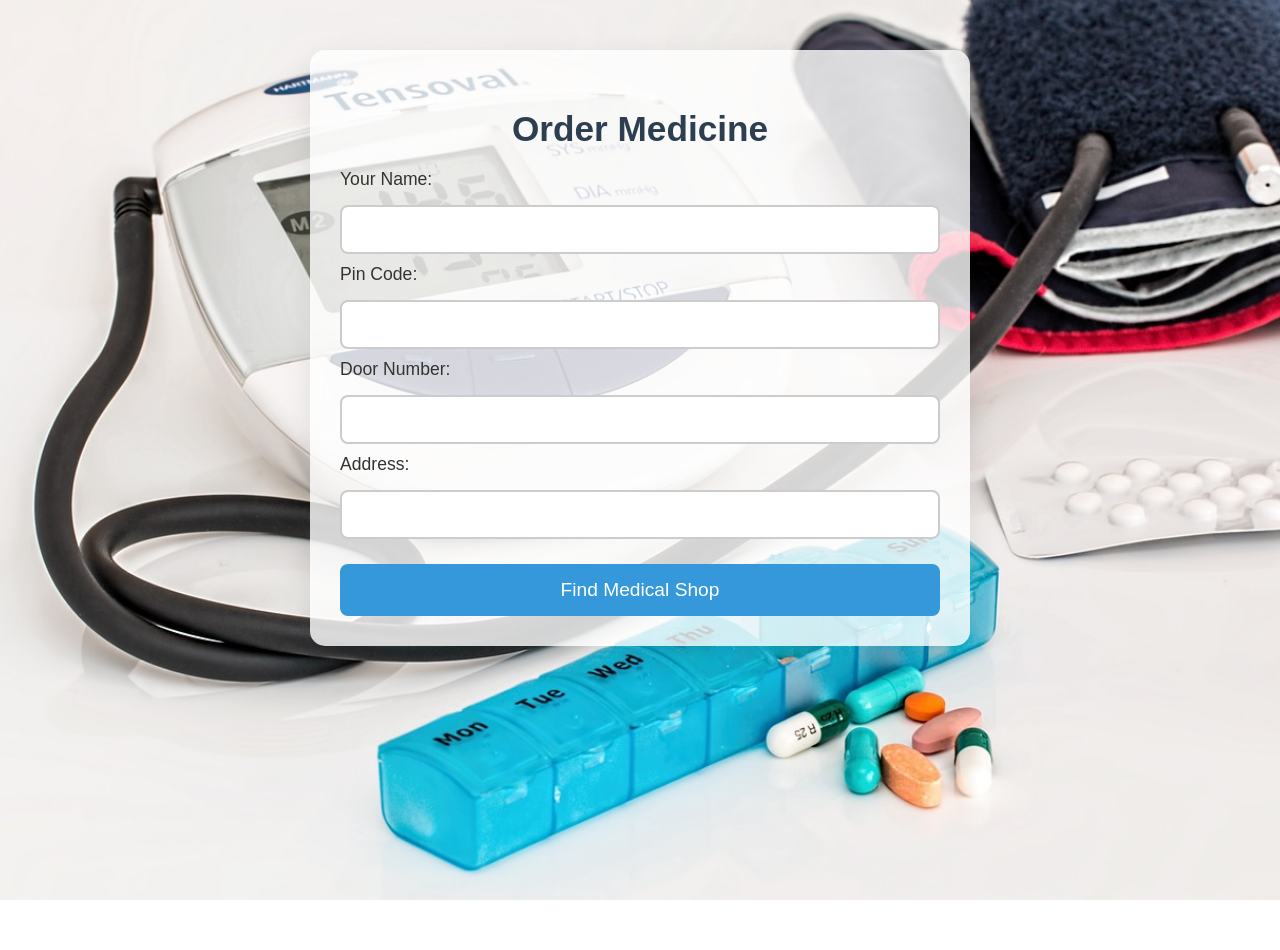
<file: order_prescription.html>
<!DOCTYPE html>
<html lang="en">
<head>
    <meta charset="UTF-8">
    <meta name="viewport" content="width=device-width, initial-scale=1.0">
    <title>Order Medicine</title>
    <style>
        /* Global Styles */
        body {
            font-family: 'Arial', sans-serif;
            background: url('or.jpg') no-repeat center center fixed;
            background-size: cover;
            color: #333;
            margin: 0;
            padding: 0;
            height: 100vh;
        }
        
        .container {
            width: 100%;
            max-width: 600px;
            margin: 50px auto;
            padding: 30px;
            background-color: rgba(255, 255, 255, 0.8);
            border-radius: 15px;
            box-shadow: 0 10px 30px rgba(0, 0, 0, 0.1);
            animation: fadeIn 1.5s ease-in-out;
        }

        h2 {
            text-align: center;
            font-size: 2.2em;
            color: #2c3e50;
            margin-bottom: 20px;
            font-weight: bold;
        }

        label {
            font-size: 1.1em;
            margin-bottom: 5px;
            display: block;
        }

        input[type="text"] {
            width: 100%;
            padding: 12px;
            margin: 10px 0;
            border-radius: 8px;
            border: 2px solid #ccc;
            box-sizing: border-box;
            font-size: 1.1em;
            transition: border 0.3s ease;
        }

        input[type="text"]:focus {
            border-color: #3498db;
            outline: none;
        }

        .button {
            background-color: #3498db;
            color: white;
            padding: 15px 25px;
            border: none;
            border-radius: 8px;
            cursor: pointer;
            font-size: 1.2em;
            transition: background-color 0.3s ease;
            width: 100%;
            display: block;
            margin-top: 15px;
        }

        .button:hover {
            background-color: #2980b9;
        }

        /* Animations */
        @keyframes fadeIn {
            from {
                opacity: 0;
                transform: translateY(-50px);
            }
            to {
                opacity: 1;
                transform: translateY(0);
            }
        }

        /* Media Queries for Responsive Design */
        @media (max-width: 768px) {
            .container {
                width: 90%;
                margin-top: 20px;
                padding: 20px;
            }
        }
    </style>
</head>
<body>

<div class="container">
    <h2>Order Medicine</h2>
    <form method="POST" action="find_medical_shop.php">
        <label for="name">Your Name:</label>
        <input type="text" id="name" name="name" required><br>
        
        <label for="pincode">Pin Code:</label>
        <input type="text" id="pincode" name="pincode" pattern="[0-9]{6}" required><br>
        
        <label for="doorNo">Door Number:</label>
        <input type="text" id="doorNo" name="doorNo" required><br>
        
        <label for="address">Address:</label>
        <input type="text" id="address" name="address" required><br>
        
        <button type="submit" class="button">Find Medical Shop</button>
    </form>
</div>

</body>
</html>
</file>
